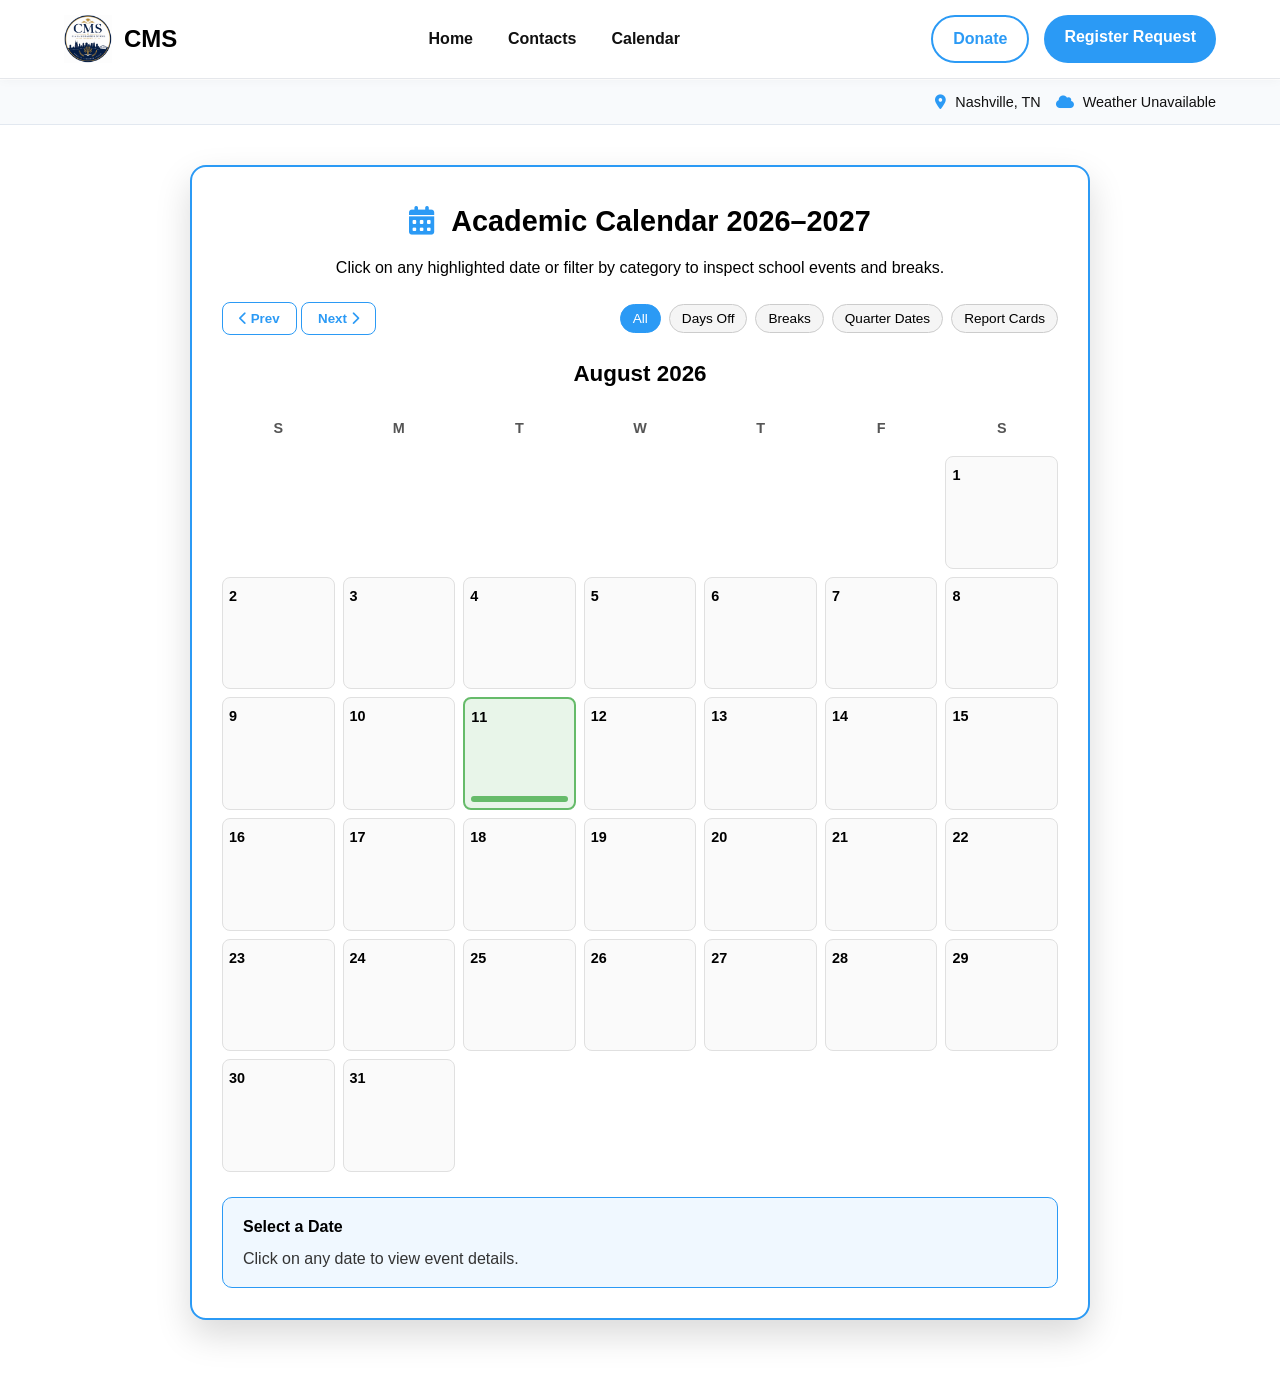
<file: calendar.html>
<!DOCTYPE html>
<html lang="en">
<head>
    <meta charset="UTF-8">
    <meta name="viewport" content="width=device-width, initial-scale=1.0">
    <title>CMS - Academic Calendar 2026-2027</title>

    <!-- Font Awesome CDN --> 
    <link rel="stylesheet" href="https://cdnjs.cloudflare.com/ajax/libs/font-awesome/6.5.1/css/all.min.css">   

    <!-- Link to external CSS --> 
    <link rel="stylesheet" href="reg.css">

    <style>
        /* Logo Styles */
        .logo {
            display: inline-flex;
            align-items: center;
            gap: 12px;
            text-decoration: none;
            color: #000000;
            transition: opacity 0.2s ease;
        }

        .logo-img {
            height: 48px;
            width: auto;
            object-fit: contain;
            display: block;
        }

        .logo-text {
            font-size: 1.5rem;
            font-weight: 700;
            line-height: 1;
            white-space: nowrap;
        }

        .logo:hover {
            opacity: 0.85;
        }

        /* Calendar Section Layout */
        .calendar-section {
            padding: 40px 0 80px 0;
        }

        .calendar-card {
            max-width: 900px;
            margin: 0 auto;
            background: #ffffff;
            border: 2px solid rgb(43, 154, 245);
            border-radius: 16px;
            padding: 30px;
            box-shadow: 0 15px 35px rgba(0, 0, 0, 0.15);
            color: #000000;
        }

        .calendar-header {
            text-align: center;
            margin-bottom: 20px;
        }

        .calendar-header h2 {
            font-size: 1.8rem;
            color: #000000;
            margin-bottom: 8px;
        }

        .calendar-header h2 i {
            color: rgb(43, 154, 245);
            margin-right: 10px;
        }

        /* Navigation & Controls */
        .calendar-controls {
            display: flex;
            justify-content: space-between;
            align-items: center;
            margin-bottom: 20px;
            flex-wrap: wrap;
            gap: 10px;
        }

        .month-nav-btn {
            background: #ffffff;
            border: 1px solid rgb(43, 154, 245);
            color: rgb(43, 154, 245);
            padding: 8px 16px;
            border-radius: 8px;
            cursor: pointer;
            font-weight: 600;
            transition: all 0.2s ease;
        }

        .month-nav-btn:hover {
            background: rgb(43, 154, 245);
            color: #ffffff;
        }

        .filter-buttons {
            display: flex;
            gap: 8px;
            flex-wrap: wrap;
        }

        .filter-btn {
            padding: 6px 12px;
            border-radius: 20px;
            border: 1px solid #ccc;
            background: #f5f5f5;
            font-size: 0.85rem;
            cursor: pointer;
            transition: all 0.2s;
        }

        .filter-btn.active {
            background: rgb(43, 154, 245);
            color: #ffffff;
            border-color: rgb(43, 154, 245);
        }

        /* Grid Design */
        .month-title {
            text-align: center;
            font-size: 1.4rem;
            font-weight: 700;
            margin-bottom: 15px;
        }

        .calendar-grid {
            display: grid;
            grid-template-columns: repeat(7, 1fr);
            gap: 8px;
        }

        .day-label {
            text-align: center;
            font-weight: bold;
            padding: 8px 0;
            color: #555;
            font-size: 0.9rem;
        }

        .day-cell {
            aspect-ratio: 1 / 1;
            border: 1px solid #e0e0e0;
            border-radius: 8px;
            padding: 6px;
            display: flex;
            flex-direction: column;
            justify-content: space-between;
            background: #fafafa;
            cursor: pointer;
            transition: transform 0.1s, border-color 0.2s;
        }

        .day-cell:hover {
            border-color: rgb(43, 154, 245);
            transform: translateY(-2px);
        }

        .day-cell.empty {
            background: transparent;
            border: none;
            cursor: default;
        }

        .day-number {
            font-weight: 600;
            font-size: 0.9rem;
        }

        /* Event Highlighting Colors */
        .day-cell.has-event {
            border-width: 2px;
        }

        .day-cell.closed {
            background-color: #ffebee;
            border-color: #ef5350;
        }

        .day-cell.break {
            background-color: #e3f2fd;
            border-color: #42a5f5;
        }

        .day-cell.quarter {
            background-color: #e8f5e9;
            border-color: #66bb6a;
        }

        .day-cell.report {
            background-color: #fff3e0;
            border-color: #ffa726;
        }

        .event-indicator {
            height: 6px;
            width: 100%;
            border-radius: 3px;
            margin-top: 2px;
        }

        .indicator-closed { background-color: #ef5350; }
        .indicator-break { background-color: #42a5f5; }
        .indicator-quarter { background-color: #66bb6a; }
        .indicator-report { background-color: #ffa726; }

        /* Selected Event Details Panel */
        .event-details-card {
            margin-top: 25px;
            padding: 15px 20px;
            background: #f0f8ff;
            border: 1px solid rgb(43, 154, 245);
            border-radius: 10px;
        }

        .event-details-card h4 {
            margin: 0 0 5px 0;
            color: #000000;
        }

        .event-details-card p {
            margin: 0;
            color: #333333;
        }

        @media (max-width: 600px) {
            .calendar-controls {
                flex-direction: column;
                align-items: stretch;
            }
            .month-nav-btn {
                width: 100%;
            }
        }
    </style>
</head>
<body>

<!-- Header -->
<header>
    <div class="container header-container">
        <a href="index.html" class="logo">
            <img src="cms-logo.png" alt="CMS Logo" class="logo-img">
            <span class="logo-text">CMS</span>
        </a>

        <nav>
            <ul>
                <li><a href="index.html">Home</a></li>
                <li><a href="contact.html">Contacts</a></li>
                <li><a href="calendar.html" class="active">Calendar</a></li>
            </ul>
        </nav>

        <div class="nav-buttons">
            <a href="donate.html" class="btn btn-secondary">Donate</a>
            <a href="reg.html" class="btn btn-primary">Register Request</a>
        </div>
    </div>
</header>

<!-- Weather Bar -->
<div class="weather-bar">
    <div class="container weather-container">
        <span class="weather-location"><i class="fa-solid fa-location-dot"></i> Nashville, TN</span>
        <span class="weather-info" id="weather-info"><i class="fa-solid fa-spinner fa-spin"></i> Loading weather...</span>
    </div>
</div>

<!-- Calendar Section -->
<section class="calendar-section">
    <div class="container">
        <div class="calendar-card">
            <div class="calendar-header">
                <h2><i class="fa-solid fa-calendar-days"></i> Academic Calendar 2026–2027</h2>
                <p>Click on any highlighted date or filter by category to inspect school events and breaks.</p>
            </div>

            <!-- Controls -->
            <div class="calendar-controls">
                <div>
                    <button class="month-nav-btn" onclick="prevMonth()"><i class="fa-solid fa-chevron-left"></i> Prev</button>
                    <button class="month-nav-btn" onclick="nextMonth()">Next <i class="fa-solid fa-chevron-right"></i></button>
                </div>

                <div class="filter-buttons">
                    <button class="filter-btn active" onclick="filterEvents('all', this)">All</button>
                    <button class="filter-btn" onclick="filterEvents('closed', this)">Days Off</button>
                    <button class="filter-btn" onclick="filterEvents('break', this)">Breaks</button>
                    <button class="filter-btn" onclick="filterEvents('quarter', this)">Quarter Dates</button>
                    <button class="filter-btn" onclick="filterEvents('report', this)">Report Cards</button>
                </div>
            </div>

            <div class="month-title" id="month-title">August 2026</div>

            <!-- Calendar Display -->
            <div class="calendar-grid" id="calendar-grid"></div>

            <!-- Details Display Panel -->
            <div class="event-details-card" id="event-details">
                <h4 id="detail-title">Select a Date</h4>
                <p id="detail-desc">Click on any date to view event details.</p>
            </div>
        </div>
    </div>
</section>

<script>
    // 2026-2027 Academic Calendar Dataset
    const eventsData = {
        "2026-08-11": { title: "First Day of School", category: "quarter", desc: "First day of school for students." },
        "2026-09-07": { title: "Labor Day", category: "closed", desc: "School Closed." },
        "2026-10-08": { title: "First Quarter Ends", category: "quarter", desc: "End of First Quarter." },
        "2026-10-09": { title: "Stockpile Day", category: "closed", desc: "Students do not report." },
        "2026-10-12": { title: "Fall Break", category: "break", desc: "Fall Break - No School." },
        "2026-10-13": { title: "Fall Break", category: "break", desc: "Fall Break - No School." },
        "2026-10-14": { title: "Fall Break", category: "break", desc: "Fall Break - No School." },
        "2026-10-15": { title: "Fall Break", category: "break", desc: "Fall Break - No School." },
        "2026-10-16": { title: "Fall Break", category: "break", desc: "Fall Break - No School." },
        "2026-10-19": { title: "Second Quarter Begins", category: "quarter", desc: "Start of Second Quarter." },
        "2026-10-22": { title: "Report Cards Issued", category: "report", desc: "Report cards issued for Quarter 1." },
        "2026-11-03": { title: "Parent Conference Day", category: "closed", desc: "Students do not report." },
        "2026-11-11": { title: "Veterans Day", category: "closed", desc: "School Closed." },
        "2026-11-23": { title: "Thanksgiving Break", category: "break", desc: "School Closed." },
        "2026-11-24": { title: "Thanksgiving Break", category: "break", desc: "School Closed." },
        "2026-11-25": { title: "Thanksgiving Break", category: "break", desc: "School Closed." },
        "2026-11-26": { title: "Thanksgiving Holiday", category: "closed", desc: "School Closed." },
        "2026-11-27": { title: "Thanksgiving Break", category: "break", desc: "School Closed." },
        "2026-12-21": { title: "Winter Break", category: "break", desc: "School Closed." },
        "2026-12-22": { title: "Winter Break", category: "break", desc: "School Closed." },
        "2026-12-23": { title: "Winter Break", category: "break", desc: "School Closed." },
        "2026-12-24": { title: "Winter Break", category: "break", desc: "School Closed." },
        "2026-12-25": { title: "Winter Break", category: "break", desc: "School Closed." },
        "2026-12-28": { title: "Winter Break", category: "break", desc: "School Closed." },
        "2026-12-29": { title: "Winter Break", category: "break", desc: "School Closed." },
        "2026-12-30": { title: "Winter Break", category: "break", desc: "School Closed." },
        "2026-12-31": { title: "Winter Break", category: "break", desc: "School Closed." },
        "2027-01-01": { title: "New Year Day", category: "closed", desc: "School Closed." },
        "2027-01-04": { title: "Stockpile Day", category: "closed", desc: "Students do not report." },
        "2027-01-05": { title: "Third Quarter Begins", category: "quarter", desc: "Start of Third Quarter." },
        "2027-01-18": { title: "MLK Holiday", category: "closed", desc: "School Closed." },
        "2027-02-15": { title: "Stockpile Day", category: "closed", desc: "Students do not report." },
        "2027-03-05": { title: "Third Quarter Ends", category: "quarter", desc: "End of Third Quarter." },
        "2027-03-08": { title: "Fourth Quarter Begins", category: "quarter", desc: "Start of Fourth Quarter." },
        "2027-03-18": { title: "Report Cards Issued", category: "report", desc: "Report cards issued for Quarter 3." },
        "2027-03-22": { title: "Spring Break", category: "break", desc: "School Closed." },
        "2027-03-23": { title: "Spring Break", category: "break", desc: "School Closed." },
        "2027-03-24": { title: "Spring Break", category: "break", desc: "School Closed." },
        "2027-03-25": { title: "Spring Break", category: "break", desc: "School Closed." },
        "2027-03-26": { title: "Spring Holiday", category: "closed", desc: "School Closed." },
        "2027-05-25": { title: "Last Day for Students / Report Cards", category: "report", desc: "Last day of school. Report cards given." }
    };

    let currentYear = 2026;
    let currentMonth = 7; // August (0-indexed: 7)
    let activeFilter = 'all';

    const monthNames = ["January", "February", "March", "April", "May", "June", "July", "August", "September", "October", "November", "December"];
    const daysOfWeek = ["S", "M", "T", "W", "T", "F", "S"];

    function renderCalendar() {
        const grid = document.getElementById('calendar-grid');
        const title = document.getElementById('month-title');
        grid.innerHTML = '';

        title.innerText = `${monthNames[currentMonth]} ${currentYear}`;

        // Header Labels
        daysOfWeek.forEach(day => {
            const label = document.createElement('div');
            label.className = 'day-label';
            label.innerText = day;
            grid.appendChild(label);
        });

        const firstDay = new Date(currentYear, currentMonth, 1).getDay();
        const daysInMonth = new Date(currentYear, currentMonth + 1, 0).getDate();

        // Empty padding cells
        for (let i = 0; i < firstDay; i++) {
            const emptyCell = document.createElement('div');
            emptyCell.className = 'day-cell empty';
            grid.appendChild(emptyCell);
        }

        // Days of Month
        for (let day = 1; day <= daysInMonth; day++) {
            const dateStr = `${currentYear}-${String(currentMonth + 1).padStart(2, '0')}-${String(day).padStart(2, '0')}`;
            const cell = document.createElement('div');
            cell.className = 'day-cell';

            const dayNum = document.createElement('span');
            dayNum.className = 'day-number';
            dayNum.innerText = day;
            cell.appendChild(dayNum);

            const event = eventsData[dateStr];
            if (event) {
                if (activeFilter === 'all' || activeFilter === event.category) {
                    cell.classList.add('has-event', event.category);
                    const indicator = document.createElement('div');
                    indicator.className = `event-indicator indicator-${event.category}`;
                    cell.appendChild(indicator);
                }
                
                cell.onclick = () => {
                    document.getElementById('detail-title').innerText = `${event.title} (${dateStr})`;
                    document.getElementById('detail-desc').innerText = event.desc;
                };
            } else {
                cell.onclick = () => {
                    document.getElementById('detail-title').innerText = `Date: ${dateStr}`;
                    document.getElementById('detail-desc').innerText = "No special events scheduled for this day.";
                };
            }

            grid.appendChild(cell);
        }
    }

    function prevMonth() {
        currentMonth--;
        if (currentMonth < 0) {
            currentMonth = 11;
            currentYear--;
        }
        renderCalendar();
    }

    function nextMonth() {
        currentMonth++;
        if (currentMonth > 11) {
            currentMonth = 0;
            currentYear++;
        }
        renderCalendar();
    }

    function filterEvents(category, btn) {
        activeFilter = category;
        document.querySelectorAll('.filter-btn').forEach(b => b.classList.remove('active'));
        btn.classList.add('active');
        renderCalendar();
    }

    // Weather API Script
    async function fetchWeather() {
        try {
            const response = await fetch('https://api.open-meteo.com/v1/forecast?latitude=36.1659&longitude=-86.7844&current_weather=true&temperature_unit=fahrenheit');
            const data = await response.json();
            
            const temp = Math.round(data.current_weather.temperature);
            const code = data.current_weather.weathercode;
            
            let condition = "Clear";
            let icon = "fa-sun";
            
            if (code > 0 && code <= 3) { condition = "Partly Cloudy"; icon = "fa-cloud-sun"; }
            else if (code >= 45 && code <= 48) { condition = "Foggy"; icon = "fa-smog"; }
            else if (code >= 51) { condition = "Rainy"; icon = "fa-cloud-rain"; }

            document.getElementById('weather-info').innerHTML = `<i class="fa-solid ${icon}"></i> ${temp}°F ${condition}`;
        } catch (err) {
            document.getElementById('weather-info').innerHTML = `<i class="fa-solid fa-cloud"></i> Weather Unavailable`;
        }
    }

    // Initial Load
    renderCalendar();
    fetchWeather();
</script>

</body>
</html>
</file>
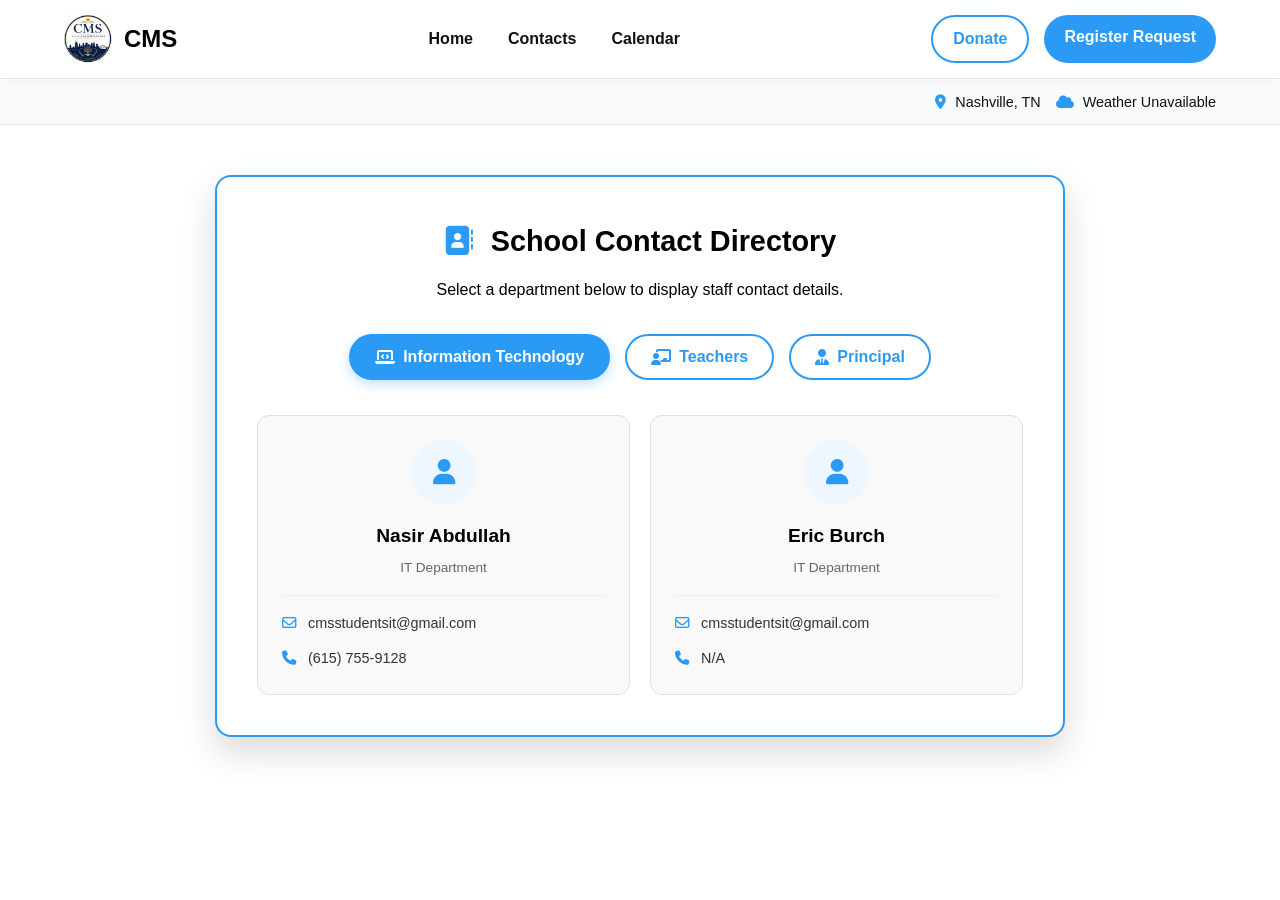
<file: contact.html>
<!DOCTYPE html>
<html lang="en">
<head>
    <meta charset="UTF-8">
    <meta name="viewport" content="width=device-width, initial-scale=1.0">
    <title>CMS - Contact Directory</title>

    <!-- Font Awesome CDN --> 
    <link rel="stylesheet" href="https://cdnjs.cloudflare.com/ajax/libs/font-awesome/6.5.1/css/all.min.css">   

    <!-- Link to external CSS --> 
    <link rel="stylesheet" href="reg.css">

    <style>
        /* Logo Styles */
        .logo {
            display: inline-flex;
            align-items: center;
            gap: 12px;
            text-decoration: none;
            color: #000000;
            transition: opacity 0.2s ease;
        }

        .logo-img {
            height: 48px;
            width: auto;
            object-fit: contain;
            display: block;
        }

        .logo-text {
            font-size: 1.5rem;
            font-weight: 700;
            line-height: 1;
            white-space: nowrap;
        }

        .logo:hover {
            opacity: 0.85;
        }

        /* Main Section Layout */
        .contacts-section {
            padding: 50px 0 80px 0;
        }

        .contacts-card {
            max-width: 850px;
            margin: 0 auto;
            background: #ffffff;
            border: 2px solid rgb(43, 154, 245);
            border-radius: 16px;
            padding: 40px;
            box-shadow: 0 15px 35px rgba(0, 0, 0, 0.15);
            color: #000000;
        }

        .contacts-header {
            text-align: center;
            margin-bottom: 30px;
        }

        .contacts-header h2 {
            font-size: 1.8rem;
            color: #000000;
            margin-bottom: 10px;
        }

        .contacts-header h2 i {
            color: rgb(43, 154, 245);
            margin-right: 10px;
        }

        /* Department Selector Buttons */
        .dept-buttons {
            display: flex;
            justify-content: center;
            gap: 15px;
            margin-bottom: 35px;
            flex-wrap: wrap;
        }

        .dept-btn {
            padding: 12px 24px;
            background: #ffffff;
            border: 2px solid rgb(43, 154, 245);
            border-radius: 30px;
            color: rgb(43, 154, 245);
            font-size: 1rem;
            font-weight: 600;
            cursor: pointer;
            transition: all 0.25s ease;
            display: flex;
            align-items: center;
            gap: 8px;
        }

        .dept-btn:hover {
            background: rgba(43, 154, 245, 0.1);
            transform: translateY(-2px);
        }

        .dept-btn.active {
            background: rgb(43, 154, 245);
            color: #ffffff;
            box-shadow: 0 4px 12px rgba(43, 154, 245, 0.3);
        }

        /* Contact Cards Display Grid */
        .cards-grid {
            display: grid;
            grid-template-columns: repeat(auto-fit, minmax(240px, 1fr));
            gap: 20px;
        }

        .contact-card {
            background: #f9f9f9;
            border: 1px solid #e0e0e0;
            border-radius: 12px;
            padding: 24px;
            text-align: center;
            transition: all 0.2s ease;
        }

        .contact-card:hover {
            border-color: rgb(43, 154, 245);
            box-shadow: 0 6px 16px rgba(0, 0, 0, 0.08);
        }

        .card-avatar {
            width: 65px;
            height: 65px;
            border-radius: 50%;
            background: #eef7ff;
            color: rgb(43, 154, 245);
            display: flex;
            align-items: center;
            justify-content: center;
            font-size: 1.6rem;
            margin: 0 auto 15px auto;
        }

        .card-name {
            font-size: 1.2rem;
            font-weight: 700;
            color: #000000;
            margin-bottom: 4px;
        }

        .card-title {
            font-size: 0.85rem;
            color: #666666;
            margin-bottom: 16px;
            font-weight: 500;
        }

        .card-details {
            display: flex;
            flex-direction: column;
            gap: 10px;
            font-size: 0.9rem;
            border-top: 1px solid #eeeeee;
            padding-top: 15px;
            text-align: left;
        }

        .detail-item {
            display: flex;
            align-items: center;
            gap: 10px;
            color: #333333;
            word-break: break-word;
        }

        .detail-item i {
            color: rgb(43, 154, 245);
            width: 16px;
        }

        .detail-item a {
            color: #333333;
            text-decoration: none;
        }

        .detail-item a:hover {
            color: rgb(43, 154, 245);
            text-decoration: underline;
        }

        @media (max-width: 600px) {
            .dept-buttons {
                flex-direction: column;
            }
            .dept-btn {
                width: 100%;
                justify-content: center;
            }
        }
    </style>
</head>
<body>

<!-- Header -->
<header>
    <div class="container header-container">
        <a href="index.html" class="logo">
            <img src="cms-logo.png" alt="CMS Logo" class="logo-img">
            <span class="logo-text">CMS</span>
        </a>

        <nav>
            <ul>
                <li><a href="index.html">Home</a></li>
                <li><a href="contacts.html" class="active">Contacts</a></li>
                <li><a href="calendar.html">Calendar</a></li>
            </ul>
        </nav>

        <div class="nav-buttons">
            <a href="#" class="btn btn-secondary">Donate</a>
            <a href="reg.html" class="btn btn-primary">Register Request</a>
        </div>
    </div>
</header>

<!-- Weather Bar -->
<div class="weather-bar">
    <div class="container weather-container">
        <span class="weather-location"><i class="fa-solid fa-location-dot"></i> Nashville, TN</span>
        <span class="weather-info" id="weather-info"><i class="fa-solid fa-spinner fa-spin"></i> Loading weather...</span>
    </div>
</div>

<!-- Contacts Section -->
<section class="contacts-section">
    <div class="container">
        <div class="contacts-card">
            <div class="contacts-header">
                <h2><i class="fa-solid fa-address-book"></i> School Contact Directory</h2>
                <p>Select a department below to display staff contact details.</p>
            </div>

            <!-- Department Navigation Buttons -->
            <div class="dept-buttons">
                <button class="dept-btn active" onclick="showDepartment('it', this)">
                    <i class="fa-solid fa-laptop-code"></i> Information Technology
                </button>
                <button class="dept-btn" onclick="showDepartment('teachers', this)">
                    <i class="fa-solid fa-chalkboard-user"></i> Teachers
                </button>
                <button class="dept-btn" onclick="showDepartment('principal', this)">
                    <i class="fa-solid fa-user-tie"></i> Principal
                </button>
            </div>

            <!-- Contact Cards Container -->
            <div class="cards-grid" id="cards-container"></div>
        </div>
    </div>
</section>

<script>
    // Department Contact Data (Edit these details as needed)
    const contactsData = {
        it: [
            {
                name: "Nasir Abdullah",
                role: "IT Department",
                email: "cmsstudentsit@gmail.com",
                phone: "(615) 755-9128"
            },
            {
                name: "Eric Burch",
                role: "IT Department",
                email: "cmsstudentsit@gmail.com",
                phone: "N/A"
            }
        ],
        teachers: [
            {
                name: "Malika Burch",
                role: "Assistant Teacher",
                email: "claramohammedschools@gmail.com",
                phone: "N/A"
            },
            {
                name: "Shareefah Hazelwood",
                role: "Assistant Teacher",
                email: "claramohammedschools@gmail.com",
                phone: "N/A"
            },
            {
                name: "Hamid Abdullah",
                role: "Teacher",
                email: "claramohammedschools@gmail.com",
                phone: "N/A"
            }
        ],
        principal: [
            {
                name: "Aaliyah Abdullah",
                role: "Vice Principal/Teacher",
                email: "claramohammedschools@gmail.com",
                phone: "N/A"
            },
            {
                name: "Mahasin Abdullah",
                role: "Principal",
                email: "claramohammedschools@gmail.com",
                phone: "N/A"
            }
        ]
    };

    // Render Contact Cards for Selected Department
    function showDepartment(deptKey, clickedBtn) {
        const container = document.getElementById('cards-container');
        container.innerHTML = '';

        // Update active class on buttons
        document.querySelectorAll('.dept-btn').forEach(btn => btn.classList.remove('active'));
        if (clickedBtn) clickedBtn.classList.add('active');

        const staffList = contactsData[deptKey] || [];

        staffList.forEach(person => {
            const card = document.createElement('div');
            card.className = 'contact-card';

            card.innerHTML = `
                <div class="card-avatar">
                    <i class="fa-solid fa-user"></i>
                </div>
                <div class="card-name">${person.name}</div>
                <div class="card-title">${person.role}</div>
                <div class="card-details">
                    <div class="detail-item">
                        <i class="fa-regular fa-envelope"></i>
                        <a href="mailto:${person.email}">${person.email}</a>
                    </div>
                    <div class="detail-item">
                        <i class="fa-solid fa-phone"></i>
                        <a href="tel:${person.phone}">${person.phone}</a>
                    </div>
                </div>
            `;
            container.appendChild(card);
        });
    }

    // Weather API Script
    async function fetchWeather() {
        try {
            const response = await fetch('https://api.open-meteo.com/v1/forecast?latitude=36.1659&longitude=-86.7844&current_weather=true&temperature_unit=fahrenheit');
            const data = await response.json();
            
            const temp = Math.round(data.current_weather.temperature);
            const code = data.current_weather.weathercode;
            
            let condition = "Clear";
            let icon = "fa-sun";
            
            if (code > 0 && code <= 3) { condition = "Partly Cloudy"; icon = "fa-cloud-sun"; }
            else if (code >= 45 && code <= 48) { condition = "Foggy"; icon = "fa-smog"; }
            else if (code >= 51) { condition = "Rainy"; icon = "fa-cloud-rain"; }

            document.getElementById('weather-info').innerHTML = `<i class="fa-solid ${icon}"></i> ${temp}°F ${condition}`;
        } catch (err) {
            document.getElementById('weather-info').innerHTML = `<i class="fa-solid fa-cloud"></i> Weather Unavailable`;
        }
    }

    // Load IT department by default on open
    showDepartment('it', document.querySelector('.dept-btn.active'));
    fetchWeather();
</script>

</body>
</html>
</file>
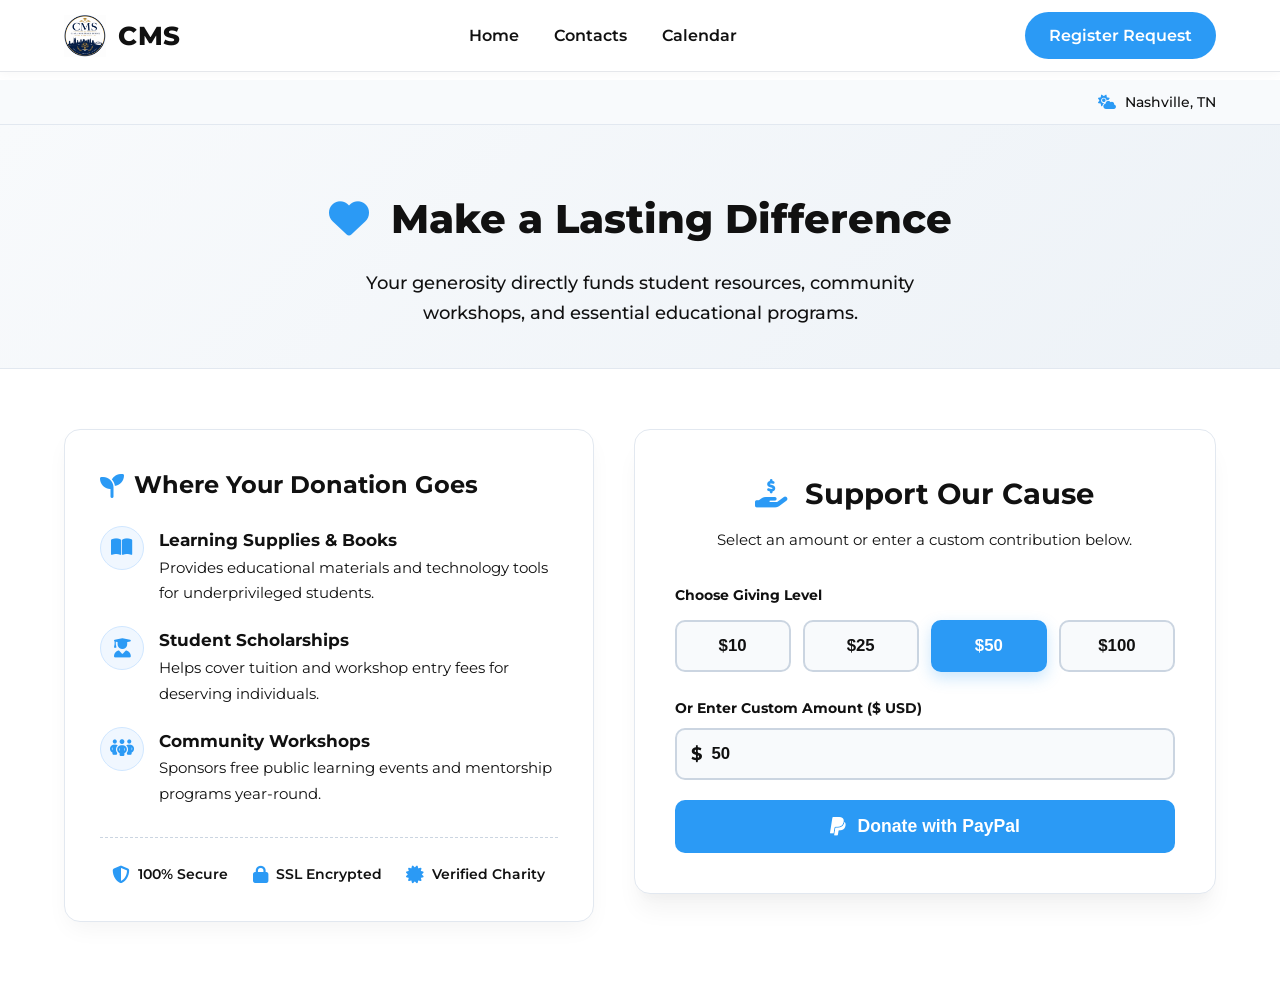
<file: donate.html>
<!DOCTYPE html>
<html lang="en">
<head>
    <meta charset="UTF-8">
    <meta name="viewport" content="width=device-width, initial-scale=1.0">
    <title>Support Us - CMS</title>
    <!-- External CSS Link -->
    <link rel="stylesheet" href="donate.css">
    <!-- FontAwesome Icons & Google Fonts -->
    <link rel="stylesheet" href="https://cdnjs.cloudflare.com/ajax/libs/font-awesome/6.4.0/css/all.min.css">
    <link href="https://fonts.googleapis.com/css2?family=Montserrat:wght@400;500;600;700;800&display=swap" rel="stylesheet">
</head>
<body>

    <!-- Header Navigation -->
    <header>
        <div class="container header-container">
            <a href="index.html" class="logo">
                <img src="cms-logo.png" alt="CMS Logo" class="logo-img">
                <span class="logo-text">CMS</span>
            </a>
            <nav>
                <ul>
                    <li><a href="index.html">Home</a></li>
                    <li><a href="contact.html">Contacts</a></li>
                    <li><a href="calendar.html">Calendar</a></li>
                </ul>
            </nav>
            <div class="nav-buttons">
                <a href="reg.html" class="btn btn-primary">Register Request</a>
            </div>
        </div>
    </header>

    <!-- Weather Bar -->
    <div class="weather-bar">
        <div class="container weather-container">
            <span id="weather-display">
                <i class="fa-solid fa-spinner fa-spin"></i> Loading live weather...
            </span>
        </div>
    </div>

    <!-- Hero Header Banner -->
    <section class="donation-hero">
        <div class="container">
            <h1><i class="fa-solid fa-heart"></i> Make a Lasting Difference</h1>
            <p>Your generosity directly funds student resources, community workshops, and essential educational programs.</p>
        </div>
    </section>

    <!-- Main Content Layout -->
    <section class="donation-wrapper">
        <div class="container">
            <div class="donation-grid">
                
                <!-- Left Column: Impact Breakdown -->
                <div class="impact-card">
                    <h3><i class="fa-solid fa-seedling"></i> Where Your Donation Goes</h3>
                    
                    <ul class="impact-list">
                        <li class="impact-item">
                            <div class="impact-icon"><i class="fa-solid fa-book-open"></i></div>
                            <div class="impact-text">
                                <h4>Learning Supplies & Books</h4>
                                <p>Provides educational materials and technology tools for underprivileged students.</p>
                            </div>
                        </li>
                        <li class="impact-item">
                            <div class="impact-icon"><i class="fa-solid fa-user-graduate"></i></div>
                            <div class="impact-text">
                                <h4>Student Scholarships</h4>
                                <p>Helps cover tuition and workshop entry fees for deserving individuals.</p>
                            </div>
                        </li>
                        <li class="impact-item">
                            <div class="impact-icon"><i class="fa-solid fa-people-group"></i></div>
                            <div class="impact-text">
                                <h4>Community Workshops</h4>
                                <p>Sponsors free public learning events and mentorship programs year-round.</p>
                            </div>
                        </li>
                    </ul>

                    <div class="trust-banner">
                        <div class="trust-item"><i class="fa-solid fa-shield-halved"></i> 100% Secure</div>
                        <div class="trust-item"><i class="fa-solid fa-lock"></i> SSL Encrypted</div>
                        <div class="trust-item"><i class="fa-solid fa-certificate"></i> Verified Charity</div>
                    </div>
                </div>

                <!-- Right Column: PayPal Donation Form -->
                <div class="register-container">
                    <div class="register-header">
                        <h2><i class="fa-solid fa-hand-holding-dollar"></i> Support Our Cause</h2>
                        <p>Select an amount or enter a custom contribution below.</p>
                    </div>

                    <!-- Form Action targeting PayPal -->
                    <form action="https://www.paypal.com/cgi-bin/webscr" method="post" target="_blank">
                        
                        <!-- Required PayPal Hidden Fields -->
                        <input type="hidden" name="cmd" value="_donations">
                        <input type="hidden" name="business" value="claramohammedschools@gmail.com">
                        <input type="hidden" name="item_name" value="Community & Education Donation">
                        <input type="hidden" name="currency_code" value="USD">

                        <!-- Preset Buttons -->
                        <label class="donation-label">Choose Giving Level</label>
                        <div class="donation-presets">
                            <button type="button" class="preset-btn" onclick="setAmount(10, this)">$10</button>
                            <button type="button" class="preset-btn" onclick="setAmount(25, this)">$25</button>
                            <button type="button" class="preset-btn active" onclick="setAmount(50, this)">$50</button>
                            <button type="button" class="preset-btn" onclick="setAmount(100, this)">$100</button>
                        </div>

                        <!-- Custom Amount Field -->
                        <div class="form-group">
                            <label for="donation-amount">Or Enter Custom Amount ($ USD)</label>
                            <div class="input-wrapper">
                                <span class="currency-symbol">$</span>
                                <input type="number" id="donation-amount" name="amount" value="50" min="1" step="any" required placeholder="50.00">
                            </div>
                        </div>

                        <!-- PayPal Submit Button -->
                        <button type="submit" class="btn btn-primary btn-submit">
                            <i class="fa-brands fa-paypal"></i> Donate with PayPal
                        </button>
                    </form>
                </div>

            </div>
        </div>
    </section>

    <!-- Interactive Scripts -->
    <script>
        // Preset Donation Selection
        function setAmount(val, elem) {
            document.getElementById('donation-amount').value = val;
            
            const buttons = document.querySelectorAll('.preset-btn');
            buttons.forEach(b => b.classList.remove('active'));
            elem.classList.add('active');
        }

        // Map Weather API WMO Codes to FontAwesome Icons
        function getWeatherIcon(code) {
            if (code === 0) return 'fa-sun';
            if (code >= 1 && code <= 3) return 'fa-cloud-sun';
            if (code >= 45 && code <= 48) return 'fa-smog';
            if (code >= 51 && code <= 67) return 'fa-cloud-rain';
            if (code >= 71 && code <= 77) return 'fa-snowflake';
            if (code >= 95) return 'fa-cloud-bolt';
            return 'fa-cloud';
        }

        // Fetch Live Weather Updates
        async function fetchLiveWeather() {
            // Coordinates set for Nashville, TN
            const url = 'https://api.open-meteo.com/v1/forecast?latitude=36.1627&longitude=-86.7816&current_weather=true&temperature_unit=fahrenheit';

            try {
                const response = await fetch(url);
                const data = await response.json();

                if (data.current_weather) {
                    const temp = Math.round(data.current_weather.temperature);
                    const code = data.current_weather.weathercode;
                    const iconClass = getWeatherIcon(code);

                    const weatherContainer = document.getElementById('weather-display');
                    if (weatherContainer) {
                        weatherContainer.innerHTML = `<i class="fa-solid ${iconClass}"></i> Nashville, TN | ${temp}°F`;
                    }
                }
            } catch (error) {
                console.error("Error fetching live weather data:", error);
                document.getElementById('weather-display').innerHTML = `<i class="fa-solid fa-cloud-sun"></i> Nashville, TN`;
            }
        }

        // Initialize weather and refresh every 10 minutes
        fetchLiveWeather();
        setInterval(fetchLiveWeather, 600000);
    </script>
</body>
</html>
</file>
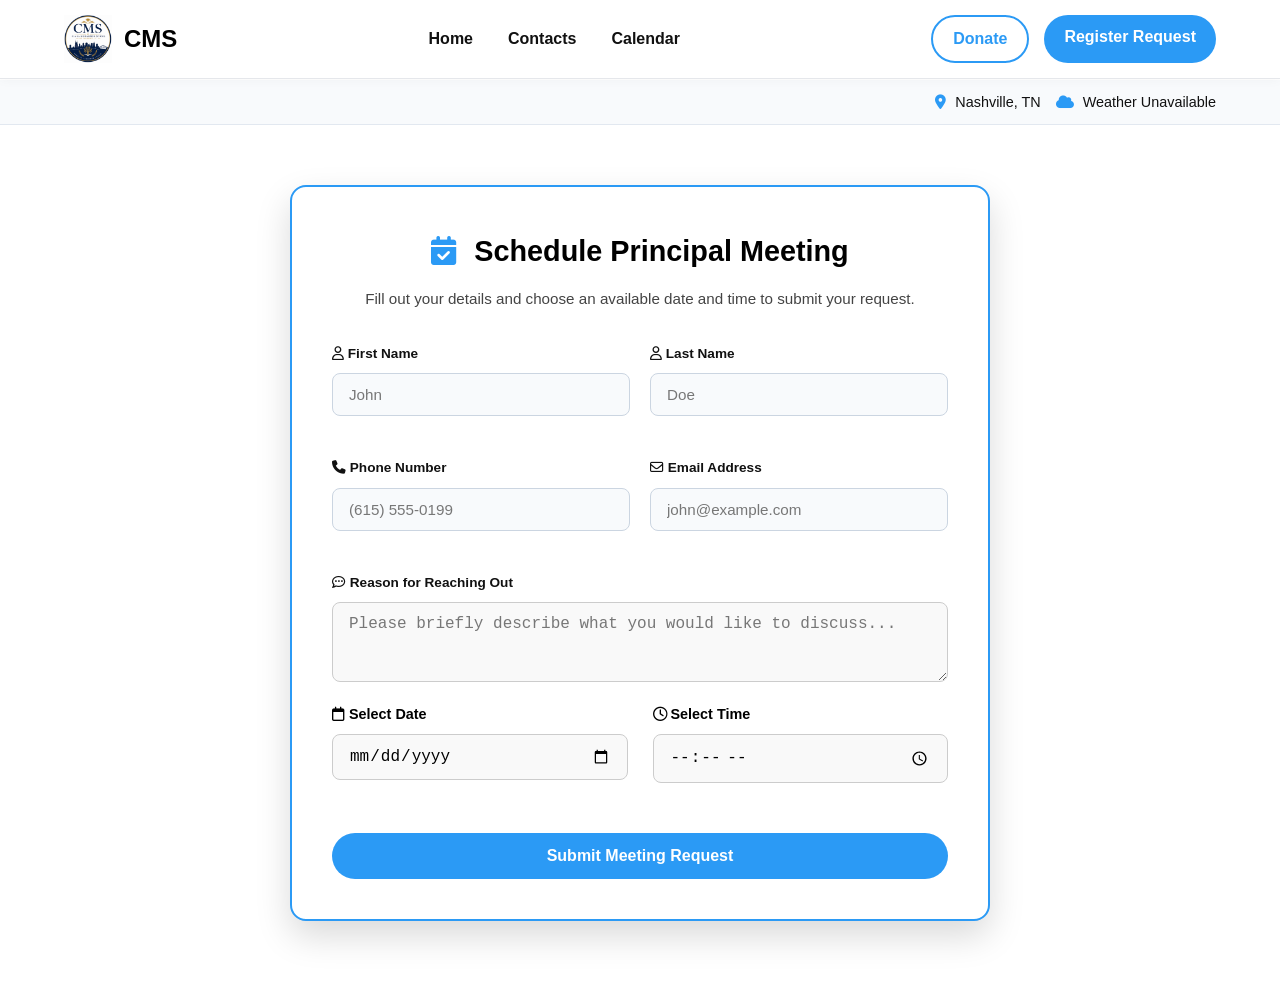
<file: meeting.html>
<!DOCTYPE html>
<html lang="en">
<head>
    <meta charset="UTF-8">
    <meta name="viewport" content="width=device-width, initial-scale=1.0">
    <title>CMS - Schedule Principal Meeting</title>

    <!-- Font Awesome CDN --> 
    <link rel="stylesheet" href="https://cdnjs.cloudflare.com/ajax/libs/font-awesome/6.5.1/css/all.min.css">   

    <!-- Link to CSS File --> 
    <link rel="stylesheet" href="reg.css">

    <style>
        /* Logo Styles */
        .logo {
            display: inline-flex;
            align-items: center;
            gap: 12px;
            text-decoration: none;
            color: #000000;
            transition: opacity 0.2s ease;
        }

        .logo-img {
            height: 48px;
            width: auto;
            object-fit: contain;
            display: block;
        }

        .logo-text {
            font-size: 1.5rem;
            font-weight: 700;
            line-height: 1;
            white-space: nowrap;
        }

        .logo:hover {
            opacity: 0.85;
        }

        /* Calendar Section Styles */
        .calendar-section {
            padding: 60px 0 80px 0;
        }

        /* White Card with Blue Border */
        .calendar-card {
            max-width: 700px;
            margin: 0 auto;
            background: #ffffff;
            border: 2px solid rgb(43, 154, 245);
            border-radius: 16px;
            padding: 40px;
            box-shadow: 0 15px 35px rgba(0, 0, 0, 0.15);
            color: #000000;
        }

        .calendar-header {
            text-align: center;
            margin-bottom: 30px;
        }

        .calendar-header h2 {
            font-size: 1.8rem;
            color: #000000;
            margin-bottom: 10px;
        }

        .calendar-header h2 i {
            color: rgb(43, 154, 245);
            margin-right: 10px;
        }

        .calendar-header p {
            color: #444444;
            font-size: 0.95rem;
        }

        .form-row {
            display: grid;
            grid-template-columns: 1fr 1fr;
            gap: 20px;
            margin-bottom: 20px;
        }

        .form-group {
            display: flex;
            flex-direction: column;
            gap: 8px;
            margin-bottom: 20px;
        }

        .schedule-label {
            font-size: 0.9rem;
            font-weight: 600;
            color: #000000;
        }

        .form-input, textarea, input[type="date"], input[type="time"] {
            width: 100%;
            padding: 12px 16px;
            background: #f9f9f9;
            border: 1px solid #ccc;
            border-radius: 8px;
            color: #000000;
            font-size: 1rem;
            color-scheme: light;
            box-sizing: border-box;
        }

        .form-input::placeholder, textarea::placeholder {
            color: #777777;
        }

        .form-input:focus, textarea:focus, input[type="date"]:focus, input[type="time"]:focus {
            outline: none;
            border-color: rgb(43, 154, 245);
        }

        .schedule-grid {
            display: grid;
            grid-template-columns: 1fr 1fr;
            gap: 25px;
            margin-bottom: 25px;
        }

        .date-picker-group, .time-picker-group {
            display: flex;
            flex-direction: column;
            gap: 8px;
        }

        .confirmation-box {
            display: none;
            background: #eef7ff;
            border: 1px solid rgb(43, 154, 245);
            border-radius: 12px;
            padding: 30px;
            text-align: center;
            margin-top: 20px;
        }

        .confirmation-box i {
            font-size: 3rem;
            color: rgb(43, 154, 245);
            margin-bottom: 15px;
        }

        .confirmation-box h3 {
            font-size: 1.5rem;
            color: #000000;
            margin-bottom: 10px;
        }

        .confirmation-box p {
            color: #333333;
            font-size: 1rem;
            line-height: 1.5;
        }

        @media (max-width: 600px) {
            .form-row, .schedule-grid {
                grid-template-columns: 1fr;
            }
        }
    </style>
</head>
<body>

<!-- Header -->
<header>
    <div class="container header-container">
        <a href="index.html" class="logo">
            <img src="cms-logo.png" alt="CMS Logo" class="logo-img">
            <span class="logo-text">CMS</span>
        </a>

        <nav>
            <ul>
                <li><a href="index.html">Home</a></li>
                <li><a href="contact.html">Contacts</a></li>
                <li><a href="calendar.html">Calendar</a></li>
            </ul>
        </nav>

        <div class="nav-buttons">
            <a href="#" class="btn btn-secondary">Donate</a>
            <a href="reg.html" class="btn btn-primary">Register Request</a>
        </div>
    </div>
</header>

<!-- Weather Bar -->
<div class="weather-bar">
    <div class="container weather-container">
        <span class="weather-location"><i class="fa-solid fa-location-dot"></i> Nashville, TN</span>
        <span class="weather-info" id="weather-info"><i class="fa-solid fa-spinner fa-spin"></i> Loading weather...</span>
    </div>
</div>

<!-- Calendar / Scheduling Section -->
<section class="calendar-section">
    <div class="container">
        <div class="calendar-card">
            <div class="calendar-header">
                <h2><i class="fa-solid fa-calendar-check"></i> Schedule Principal Meeting</h2>
                <p>Fill out your details and choose an available date and time to submit your request.</p>
            </div>

            <!-- Formspree Form -->
            <form id="meeting-form" action="https://formspree.io/f/mljdryvr" method="POST">
                
                <!-- Contact Information -->
                <div class="form-row">
                    <div class="form-group">
                        <label class="schedule-label" for="first-name"><i class="fa-regular fa-user"></i> First Name</label>
                        <input type="text" id="first-name" name="First Name" class="form-input" required placeholder="John">
                    </div>
                    <div class="form-group">
                        <label class="schedule-label" for="last-name"><i class="fa-regular fa-user"></i> Last Name</label>
                        <input type="text" id="last-name" name="Last Name" class="form-input" required placeholder="Doe">
                    </div>
                </div>

                <div class="form-row">
                    <div class="form-group">
                        <label class="schedule-label" for="phone"><i class="fa-solid fa-phone"></i> Phone Number</label>
                        <input type="tel" id="phone" name="Phone Number" class="form-input" required placeholder="(615) 555-0199">
                    </div>
                    <div class="form-group">
                        <label class="schedule-label" for="email"><i class="fa-regular fa-envelope"></i> Email Address</label>
                        <input type="email" id="email" name="Email" class="form-input" required placeholder="john@example.com">
                    </div>
                </div>

                <div class="form-group">
                    <label class="schedule-label" for="reason"><i class="fa-regular fa-comment-dots"></i> Reason for Reaching Out</label>
                    <textarea id="reason" name="Reason for Meeting" class="form-input" rows="3" required placeholder="Please briefly describe what you would like to discuss..."></textarea>
                </div>

                <!-- Scheduling Grid -->
                <div class="schedule-grid">
                    <!-- Date Picker -->
                    <div class="date-picker-group">
                        <label class="schedule-label" for="meeting-date"><i class="fa-regular fa-calendar"></i> Select Date</label>
                        <input type="date" id="meeting-date" name="Selected Date" class="date-input" required>
                    </div>

                    <!-- Time Picker -->
                    <div class="time-picker-group">
                        <label class="schedule-label" for="meeting-time"><i class="fa-regular fa-clock"></i> Select Time</label>
                        <input type="time" id="meeting-time" name="Selected Time" class="form-input" required>
                    </div>
                </div>

                <button type="submit" class="btn btn-primary btn-submit">Submit Meeting Request</button>
            </form>

            <!-- Confirmation Display -->
            <div id="confirmation-box" class="confirmation-box">
                <i class="fa-solid fa-circle-check"></i>
                <h3>Thank You!</h3>
                <p>Your request has been submitted successfully. We will reach out to you shortly to confirm your appointment!</p>
            </div>
        </div>
    </div>
</section>

<!-- Weather Fetch & Form Submission Script -->
<script>
    // Set minimum selectable date to today
    const dateInput = document.getElementById('meeting-date');
    const today = new Date().toISOString().split('T')[0];
    dateInput.min = today;

    // Handle Formspree Submission
    const form = document.getElementById('meeting-form');
    form.addEventListener('submit', async function(e) {
        e.preventDefault();

        const formData = new FormData(form);

        try {
            const response = await fetch(form.action, {
                method: 'POST',
                body: formData,
                headers: {
                    'Accept': 'application/json'
                }
            });

            if (response.ok) {
                form.style.display = 'none';
                document.getElementById('confirmation-box').style.display = 'block';
            } else {
                alert('There was an issue submitting your request. Please try again.');
            }
        } catch (error) {
            alert('Network error. Please try again later.');
        }
    });

    // Weather API Script
    async function fetchWeather() {
        try {
            const response = await fetch('https://api.open-meteo.com/v1/forecast?latitude=36.1659&longitude=-86.7844&current_weather=true&temperature_unit=fahrenheit');
            const data = await response.json();
            
            const temp = Math.round(data.current_weather.temperature);
            const code = data.current_weather.weathercode;
            
            let condition = "Clear";
            let icon = "fa-sun";
            
            if (code > 0 && code <= 3) {
                condition = "Partly Cloudy";
                icon = "fa-cloud-sun";
            } else if (code >= 45 && code <= 48) {
                condition = "Foggy";
                icon = "fa-smog";
            } else if (code >= 51) {
                condition = "Rainy";
                icon = "fa-cloud-rain";
            }

            document.getElementById('weather-info').innerHTML = `<i class="fa-solid ${icon}"></i> ${temp}°F ${condition}`;
        } catch (err) {
            document.getElementById('weather-info').innerHTML = `<i class="fa-solid fa-cloud"></i> Weather Unavailable`;
        }
    }

    fetchWeather();
</script>

</body>
</html>
</file>
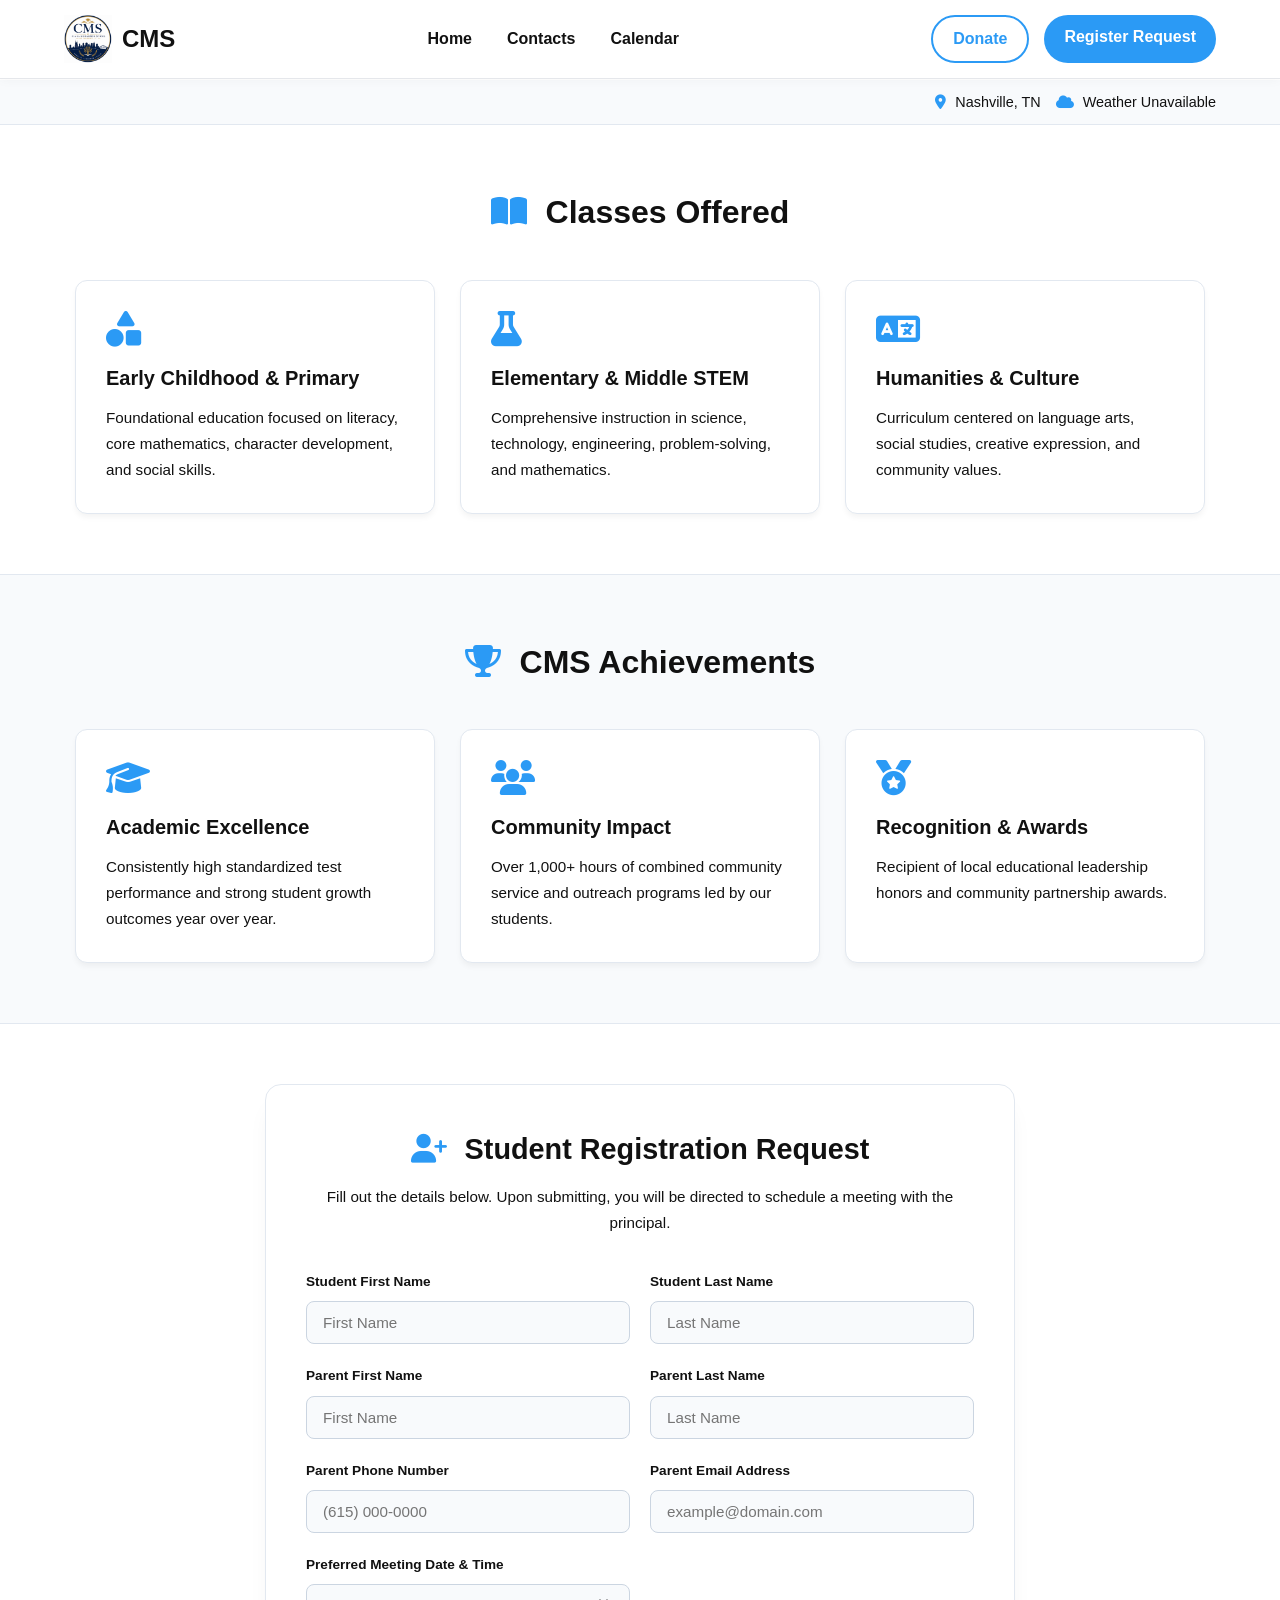
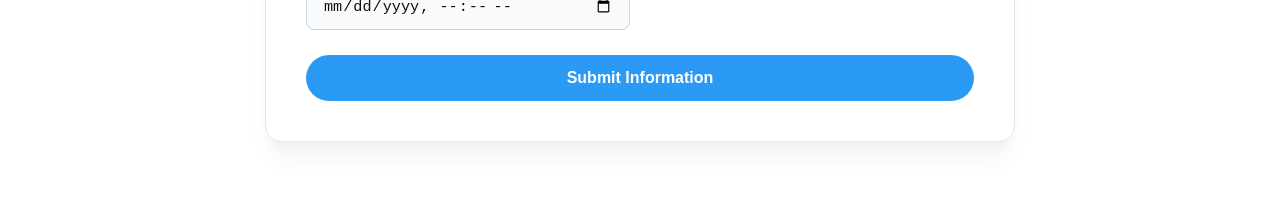
<file: reg.html>
<!DOCTYPE html>
<html lang="en">
<head>
    <meta charset="UTF-8">
    <meta name="viewport" content="width=device-width, initial-scale=1.0">
    <title>CMS - Registration & Information</title>

    <!-- Font Awesome CDN (Required for icons to display) --> 
    <link rel="stylesheet" href="https://cdnjs.cloudflare.com/ajax/libs/font-awesome/6.5.1/css/all.min.css">   

    <!-- Link to CSS File --> 
    <link rel="stylesheet" href="reg.css">
</head>
<body>

<!-- Header -->
<header>
    <div class="container header-container">
       <a href="index.html" class="logo">
    <img src="cms-logo.png" alt="CMS Logo" class="logo-img">
    <div class="logo-text">CMS</div>
</a>

        <nav>
            <ul>
                <li><a href="index.html">Home</a></li>
                <li><a href="contact.html">Contacts</a></li>
                <li><a href="calendar.html">Calendar</a></li>
            </ul>
        </nav>

        <div class="nav-buttons">
            <a href="donate.html" class="btn btn-secondary">Donate</a>
            <a href="reg.html" class="btn btn-primary">Register Request</a>
        </div>
    </div>
</header>

<!-- Weather Bar -->
<div class="weather-bar">
    <div class="container weather-container">
        <span class="weather-location"><i class="fa-solid fa-location-dot"></i> Nashville, TN</span>
        <span class="weather-info" id="weather-info"><i class="fa-solid fa-spinner fa-spin"></i> Loading weather...</span>
    </div>
</div>

<!-- Section 1: Classes Offered -->
<section class="info-section">
    <div class="container">
        <h2 class="section-title"><i class="fa-solid fa-book-open"></i> Classes Offered</h2>
        <div class="cards-grid">
            <div class="info-card">
                <i class="fa-solid fa-shapes card-icon"></i>
                <h3>Early Childhood & Primary</h3>
                <p>Foundational education focused on literacy, core mathematics, character development, and social skills.</p>
            </div>
            <div class="info-card">
                <i class="fa-solid fa-flask card-icon"></i>
                <h3>Elementary & Middle STEM</h3>
                <p>Comprehensive instruction in science, technology, engineering, problem-solving, and mathematics.</p>
            </div>
            <div class="info-card">
                <i class="fa-solid fa-language card-icon"></i>
                <h3>Humanities & Culture</h3>
                <p>Curriculum centered on language arts, social studies, creative expression, and community values.</p>
            </div>
        </div>
    </div>
</section>

<!-- Section 2: CMS Achievements -->
<section class="info-section dark-bg">
    <div class="container">
        <h2 class="section-title"><i class="fa-solid fa-trophy"></i> CMS Achievements</h2>
        <div class="cards-grid">
            <div class="info-card">
                <i class="fa-solid fa-graduation-cap card-icon"></i>
                <h3>Academic Excellence</h3>
                <p>Consistently high standardized test performance and strong student growth outcomes year over year.</p>
            </div>
            <div class="info-card">
                <i class="fa-solid fa-users card-icon"></i>
                <h3>Community Impact</h3>
                <p>Over 1,000+ hours of combined community service and outreach programs led by our students.</p>
            </div>
            <div class="info-card">
                <i class="fa-solid fa-medal card-icon"></i>
                <h3>Recognition & Awards</h3>
                <p>Recipient of local educational leadership honors and community partnership awards.</p>
            </div>
        </div>
    </div>
</section>

<!-- Section 3: Student Registration Form -->
<section class="register-section">
    <div class="container">
        <div class="register-container">
            <div class="register-header">
                <h2><i class="fa-solid fa-user-plus"></i> Student Registration Request</h2>
                <p>Fill out the details below. Upon submitting, you will be directed to schedule a meeting with the principal.</p>
            </div>

<!-- Formspree Action setup to send email and redirect -->
<form action="https://formspree.io/f/mljdryvr" method="POST" class="register-form">
    
    <!-- Redirect user to your calendar page after submission -->
    <input type="hidden" name="_next" value="calendar.html">

    <div class="form-grid">
        <div class="form-group">
            <label for="student-first-name">Student First Name</label>
            <input type="text" id="student-first-name" name="Student First Name" placeholder="First Name" required>
        </div>

        <div class="form-group">
            <label for="student-last-name">Student Last Name</label>
            <input type="text" id="student-last-name" name="Student Last Name" placeholder="Last Name" required>
        </div>

        <div class="form-group">
            <label for="parent-first-name">Parent First Name</label>
            <input type="text" id="parent-first-name" name="Parent First Name" placeholder="First Name" required>
        </div>

        <div class="form-group">
            <label for="parent-last-name">Parent Last Name</label>
            <input type="text" id="parent-last-name" name="Parent Last Name" placeholder="Last Name" required>
        </div>

        <div class="form-group">
            <label for="parent-phone">Parent Phone Number</label>
            <input type="tel" id="parent-phone" name="Parent Phone Number" placeholder="(615) 000-0000" required>
        </div>

        <div class="form-group">
            <label for="parent-email">Parent Email Address</label>
            <input type="email" id="parent-email" name="Parent Email" placeholder="example@domain.com" required>
        </div>

        <!-- Preferred Meeting Date and Time Input -->
        <div class="form-group">
            <label for="meeting-datetime">Preferred Meeting Date & Time</label>
            <input type="datetime-local" id="meeting-datetime" name="Preferred Meeting Date and Time" required>
        </div>
    </div>

    <button type="submit" class="btn btn-primary btn-submit">Submit Information</button>
</form>

<!-- Live Weather Fetch Script -->
<script>
    async function fetchWeather() {
        try {
            const response = await fetch('https://api.open-meteo.com/v1/forecast?latitude=36.1659&longitude=-86.7844&current_weather=true&temperature_unit=fahrenheit');
            const data = await response.json();
            
            const temp = Math.round(data.current_weather.temperature);
            const code = data.current_weather.weathercode;
            
            let condition = "Clear";
            let icon = "fa-sun";
            
            if (code > 0 && code <= 3) {
                condition = "Partly Cloudy";
                icon = "fa-cloud-sun";
            } else if (code >= 45 && code <= 48) {
                condition = "Foggy";
                icon = "fa-smog";
            } else if (code >= 51) {
                condition = "Rainy";
                icon = "fa-cloud-rain";
            }

            document.getElementById('weather-info').innerHTML = `<i class="fa-solid ${icon}"></i> ${temp}°F ${condition}`;
        } catch (err) {
            document.getElementById('weather-info').innerHTML = `<i class="fa-solid fa-cloud"></i> Weather Unavailable`;
        }
    }

    fetchWeather();
</script>

</body>
</html>
</file>
<file: reg.css>
* {
    margin: 0;
    padding: 0;
    box-sizing: border-box;
}

body {
    font-family: 'Montserrat', sans-serif;
    background: #ffffff;
    color: #111111;
    line-height: 1.7;
    overflow-x: hidden;
    padding-top: 80px;
}

.container {
    width: 90%;
    max-width: 1200px;
    margin: 0 auto;
}
/* Logo */
.logo {
    display: flex;
    align-items: center;
    gap: 12px;
    text-decoration: none;
    color: #000000;
    font-size: 1.5rem;
    font-weight: 700;
}

.logo-img {
    height: 48px;
    width: auto;
    object-fit: contain;
}



/* Header */
header {
    background: #ffffff;
    position: fixed;
    width: 100%;
    top: 0;
    left: 0;
    z-index: 1000;
    border-bottom: 1px solid #e5e7eb;
    box-shadow: 0 2px 10px rgba(0, 0, 0, 0.03);
}

.header-container {
    display: flex;
    justify-content: space-between;
    align-items: center;
    padding: 15px 0;
}

.logo {
    display: flex;
    align-items: center;
    gap: 10px;
    text-decoration: none;
    color: #111111;
    font-size: 1.5rem;
    font-weight: 700;
}

.logo i {
    color: rgb(43, 154, 245);
}

nav ul {
    display: flex;
    list-style: none;
    gap: 35px;
}

nav a {
    text-decoration: none;
    color: #111111;
    font-weight: 600;
    font-size: 16px;
    transition: all 0.3s ease;
}

nav a:hover {
    color: rgb(43, 154, 245);
}

.nav-buttons {
    display: flex;
    gap: 15px;
}

.btn {
    display: inline-block;
    padding: 8px 20px;
    border-radius: 30px;
    text-decoration: none;
    font-weight: 600;
    transition: all 0.3s ease;
    cursor: pointer;
    border: none;
    font-size: 16px;
    text-align: center;
}

.btn-primary {
    background: rgb(43, 154, 245);
    color: #ffffff;
}
    
.btn-primary:hover {
    background: rgb(4, 18, 223);
    transform: translateY(-2px);
    box-shadow: 0 4px 12px rgba(4, 18, 223, 0.2);
}

.btn-secondary {
    background: transparent;
    color: rgb(43, 154, 245);
    border: 2px solid rgb(43, 154, 245); 
}

.btn-secondary:hover {
    background: rgb(4, 18, 223);
    color: #ffffff;
    border-color: rgb(4, 18, 223);
}

/* Weather Bar */
.weather-bar {
    background-color: #f8fafc;
    padding: 10px 0;
    font-size: 0.9rem;
    border-bottom: 1px solid #e2e8f0;
    color: #111111;
}

.weather-container {
    display: flex;
    justify-content: flex-end;
    align-items: center;
    gap: 15px;
}

.weather-bar i {
    margin-right: 5px;
    color: rgb(43, 154, 245);
}

/* Classes & Achievements Sections */
.info-section {
    padding: 60px 0;
}

.info-section.dark-bg {
    background-color: #f8fafc;
    border-top: 1px solid #e2e8f0;
    border-bottom: 1px solid #e2e8f0;
}

.section-title {
    text-align: center;
    font-size: 2rem;
    margin-bottom: 40px;
    color: #111111;
}

.section-title i {
    color: rgb(43, 154, 245);
    margin-right: 10px;
}

.cards-grid {
    display: flex;
    gap: 25px;
    justify-content: center;
    flex-wrap: wrap;
}

.info-card {
    background: #ffffff;
    padding: 30px;
    border-radius: 12px;
    flex: 1;
    min-width: 280px;
    max-width: 360px;
    border: 1px solid #e2e8f0;
    box-shadow: 0 4px 6px -1px rgba(0, 0, 0, 0.05);
    transition: transform 0.3s ease, border-color 0.3s ease, box-shadow 0.3s ease;
}

.info-card:hover {
    transform: translateY(-5px);
    border-color: rgb(43, 154, 245);
    box-shadow: 0 10px 15px -3px rgba(43, 154, 245, 0.15);
}

.card-icon {
    font-size: 2.2rem;
    color: rgb(43, 154, 245);
    margin-bottom: 15px;
}

.info-card h3 {
    font-size: 1.25rem;
    margin-bottom: 10px;
    color: #111111;
}

.info-card p {
    color: #111111;
    font-size: 0.95rem;
}

/* Form Section */
.register-section {
    padding: 60px 0 80px 0;
}

.register-container {
    max-width: 750px;
    margin: 0 auto;
    background: #ffffff;
    border: 1px solid #e2e8f0;
    border-radius: 16px;
    padding: 40px;
    box-shadow: 0 20px 25px -5px rgba(0, 0, 0, 0.05), 0 10px 10px -5px rgba(0, 0, 0, 0.02);
}

.register-header {
    text-align: center;
    margin-bottom: 35px;
}

.register-header h2 {
    font-size: 1.8rem;
    color: #111111;
    margin-bottom: 10px;
}

.register-header h2 i {
    color: rgb(43, 154, 245);
    margin-right: 10px;
}

.register-header p {
    color: #111111;
    font-size: 0.95rem;
}

.form-grid {
    display: grid;
    grid-template-columns: 1fr 1fr;
    gap: 20px;
}

.form-group {
    display: flex;
    flex-direction: column;
    gap: 8px;
}

.form-group label {
    font-size: 0.85rem;
    font-weight: 600;
    color: #111111;
}

.form-group input {
    width: 100%;
    padding: 12px 16px;
    background: #f8fafc;
    border: 1px solid #cbd5e1;
    border-radius: 8px;
    color: #111111;
    font-size: 0.95rem;
    transition: border-color 0.3s ease, box-shadow 0.3s ease;
}

.form-group input:focus {
    outline: none;
    border-color: rgb(43, 154, 245);
    box-shadow: 0 0 0 3px rgba(43, 154, 245, 0.2);
    background: #ffffff;
}

.btn-submit {
    width: 100%;
    padding: 14px;
    font-size: 1rem;
    margin-top: 25px;
}

/* Responsiveness */
@media (max-width: 768px) {
    .form-grid {
        grid-template-columns: 1fr;
    }

    .header-container {
        flex-direction: column;
        gap: 15px;
    }
}
</file>
<file: donate.css>
* {
    margin: 0;
    padding: 0;
    box-sizing: border-box;
}

body {
    font-family: 'Montserrat', sans-serif;
    background: #ffffff;
    color: #111111;
    line-height: 1.7;
    overflow-x: hidden;
    padding-top: 80px;
}

.container {
    width: 90%;
    max-width: 1200px;
    margin: 0 auto;
}

/* Header Navigation */
header {
    background: #ffffff;
    position: fixed;
    width: 100%;
    top: 0;
    left: 0;
    z-index: 1000;
    border-bottom: 1px solid #e5e7eb;
    box-shadow: 0 2px 10px rgba(0, 0, 0, 0.03);
}

.header-container {
    display: flex;
    justify-content: space-between;
    align-items: center;
    padding: 12px 0;
}

.logo {
    display: flex;
    align-items: center;
    gap: 12px;
    text-decoration: none;
    color: #111111;
    font-size: 1.6rem;
    font-weight: 800;
    letter-spacing: 0.5px;
    transition: opacity 0.3s ease;
}

.logo:hover {
    opacity: 0.85;
}

.logo-img {
    height: 42px;
    width: auto;
    object-fit: contain;
}

nav ul {
    display: flex;
    list-style: none;
    gap: 35px;
    align-items: center;
}

nav a {
    text-decoration: none;
    color: #111111;
    font-weight: 600;
    font-size: 16px;
    transition: all 0.3s ease;
}

nav a:hover {
    color: rgb(43, 154, 245);
}

.nav-buttons {
    display: flex;
    gap: 15px;
    align-items: center;
}

.btn {
    display: inline-block;
    padding: 10px 24px;
    border-radius: 30px;
    text-decoration: none;
    font-weight: 600;
    transition: all 0.3s ease;
    cursor: pointer;
    border: none;
    font-size: 16px;
    text-align: center;
}

.btn-primary {
    background: rgb(43, 154, 245);
    color: #ffffff;
}
    
.btn-primary:hover {
    background: rgb(4, 18, 223);
    transform: translateY(-2px);
    box-shadow: 0 6px 18px rgba(4, 18, 223, 0.25);
}

.btn-secondary {
    background: transparent;
    color: rgb(43, 154, 245);
    border: 2px solid rgb(43, 154, 245); 
}

.btn-secondary:hover {
    background: rgb(4, 18, 223);
    color: #ffffff;
    border-color: rgb(4, 18, 223);
    transform: translateY(-2px);
}

/* Weather Bar */
.weather-bar {
    background-color: #f8fafc;
    padding: 10px 0;
    font-size: 0.9rem;
    border-bottom: 1px solid #e2e8f0;
    color: #111111;
}

.weather-container {
    display: flex;
    justify-content: flex-end;
    align-items: center;
    gap: 15px;
    font-weight: 500;
}

.weather-bar i {
    margin-right: 5px;
    color: rgb(43, 154, 245);
}

/* Hero Header Banner */
.donation-hero {
    background: linear-gradient(135deg, #f8fafc 0%, #edf2f7 100%);
    padding: 60px 0 40px 0;
    border-bottom: 1px solid #e2e8f0;
    text-align: center;
}

.donation-hero h1 {
    font-size: 2.5rem;
    font-weight: 800;
    color: #111111;
    margin-bottom: 15px;
}

.donation-hero h1 i {
    color: rgb(43, 154, 245);
    margin-right: 10px;
}

.donation-hero p {
    max-width: 650px;
    margin: 0 auto;
    color: #111111;
    font-size: 1.1rem;
    font-weight: 500;
}

/* Main Content Layout Grid */
.donation-wrapper {
    padding: 60px 0 80px 0;
}

.donation-grid {
    display: grid;
    grid-template-columns: 1fr 1.1fr;
    gap: 40px;
    align-items: start;
}

/* Impact Highlights Box */
.impact-card {
    background: #ffffff;
    border: 1px solid #e2e8f0;
    border-radius: 16px;
    padding: 35px;
    box-shadow: 0 10px 25px -5px rgba(0, 0, 0, 0.05);
}

.impact-card h3 {
    font-size: 1.5rem;
    color: #111111;
    margin-bottom: 20px;
    display: flex;
    align-items: center;
    gap: 10px;
}

.impact-card h3 i {
    color: rgb(43, 154, 245);
}

.impact-list {
    list-style: none;
    display: flex;
    flex-direction: column;
    gap: 20px;
}

.impact-item {
    display: flex;
    gap: 15px;
    align-items: flex-start;
}

.impact-icon {
    width: 44px;
    height: 44px;
    border-radius: 50%;
    background: #f0f7ff;
    color: rgb(43, 154, 245);
    display: flex;
    align-items: center;
    justify-content: center;
    font-size: 1.2rem;
    flex-shrink: 0;
    border: 1px solid #d0e7ff;
}

.impact-text h4 {
    font-size: 1.05rem;
    font-weight: 700;
    color: #111111;
}

.impact-text p {
    font-size: 0.95rem;
    color: #111111;
}

.trust-banner {
    margin-top: 30px;
    padding-top: 25px;
    border-top: 1px dashed #cbd5e1;
    display: flex;
    align-items: center;
    justify-content: space-around;
    color: #111111;
    font-size: 0.85rem;
    font-weight: 600;
}

.trust-item {
    display: flex;
    align-items: center;
    gap: 8px;
}

.trust-item i {
    color: rgb(43, 154, 245);
    font-size: 1.1rem;
}

/* Form Container Box */
.register-container {
    background: #ffffff;
    border: 1px solid #e2e8f0;
    border-radius: 16px;
    padding: 40px;
    box-shadow: 0 20px 25px -5px rgba(0, 0, 0, 0.05), 0 10px 10px -5px rgba(0, 0, 0, 0.02);
    transition: box-shadow 0.3s ease;
}

.register-container:hover {
    box-shadow: 0 25px 30px -5px rgba(43, 154, 245, 0.12), 0 10px 15px -5px rgba(0, 0, 0, 0.04);
}

.register-header {
    text-align: center;
    margin-bottom: 30px;
}

.register-header h2 {
    font-size: 1.8rem;
    color: #111111;
    margin-bottom: 8px;
    font-weight: 700;
}

.register-header h2 i {
    color: rgb(43, 154, 245);
    margin-right: 10px;
}

.register-header p {
    color: #111111;
    font-size: 0.95rem;
}

/* Form Controls & Presets */
.donation-label {
    display: block;
    font-size: 0.9rem;
    font-weight: 700;
    color: #111111;
    margin-bottom: 12px;
}

.donation-presets {
    display: grid;
    grid-template-columns: repeat(4, 1fr);
    gap: 12px;
    margin-bottom: 25px;
}

.preset-btn {
    padding: 14px 10px;
    background: #f8fafc;
    border: 2px solid #cbd5e1;
    border-radius: 10px;
    font-size: 1.05rem;
    font-weight: 700;
    color: #111111;
    cursor: pointer;
    transition: all 0.3s ease;
    outline: none;
}

.preset-btn:hover {
    border-color: rgb(43, 154, 245);
    background: #ffffff;
    color: rgb(43, 154, 245);
    transform: translateY(-3px);
    box-shadow: 0 6px 12px rgba(43, 154, 245, 0.15);
}

.preset-btn.active {
    background: rgb(43, 154, 245);
    color: #ffffff;
    border-color: rgb(43, 154, 245);
    box-shadow: 0 6px 15px rgba(43, 154, 245, 0.25);
}

.form-group {
    display: flex;
    flex-direction: column;
    gap: 8px;
    margin-bottom: 20px;
}

.form-group label {
    font-size: 0.85rem;
    font-weight: 700;
    color: #111111;
}

.input-wrapper {
    position: relative;
    display: flex;
    align-items: center;
}

.currency-symbol {
    position: absolute;
    left: 16px;
    font-weight: 700;
    color: #111111;
    font-size: 1.1rem;
    z-index: 1;
}

.form-group input {
    width: 100%;
    padding: 14px 16px 14px 35px;
    background: #f8fafc;
    border: 2px solid #cbd5e1;
    border-radius: 10px;
    color: #111111;
    font-size: 1.05rem;
    font-weight: 600;
    transition: border-color 0.3s ease, box-shadow 0.3s ease, background 0.3s ease;
}

.form-group input:focus {
    outline: none;
    border-color: rgb(43, 154, 245);
    box-shadow: 0 0 0 4px rgba(43, 154, 245, 0.2);
    background: #ffffff;
}

.btn-submit {
    width: 100%;
    padding: 16px;
    font-size: 1.1rem;
    font-weight: 700;
    margin-top: 10px;
    display: flex;
    align-items: center;
    justify-content: center;
    gap: 12px;
    border-radius: 10px;
}

.btn-submit i {
    font-size: 1.3rem;
}

/* Responsive Breakpoints */
@media (max-width: 900px) {
    .donation-grid {
        grid-template-columns: 1fr;
    }
}

@media (max-width: 768px) {
    .header-container {
        flex-direction: column;
        gap: 15px;
    }

    .donation-hero h1 {
        font-size: 2rem;
    }

    .donation-presets {
        grid-template-columns: repeat(2, 1fr);
    }
}
</file>
